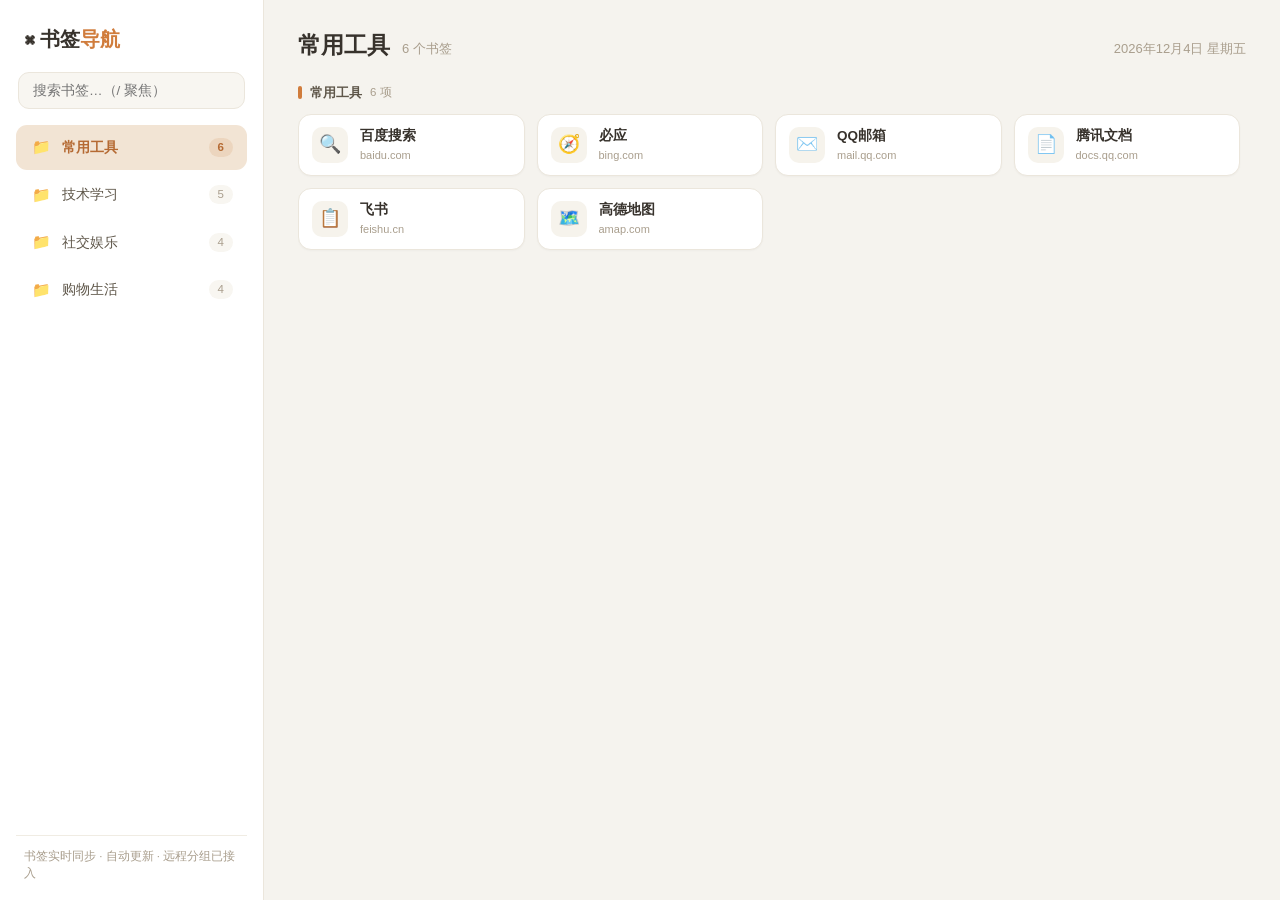
<file: index.html>
<!DOCTYPE html>
<html lang="zh-CN">
<head>
<meta charset="UTF-8">
<meta name="viewport" content="width=device-width, initial-scale=1.0">
<title>书签导航页 · 在线演示</title>
<style>
:root{--bg:#f5f3ee;--panel:#fff;--line:#ebe6dc;--line-soft:#f0ece3;--ink:#37322c;--ink-2:#5f574a;--muted:#a99e8d;--accent:#d07c3c;--accent-deep:#b56a33;--accent-soft:#f2e4d4;--chip:#f8f6f1;--hover:#f6f3ec;--shadow:0 1px 2px rgba(0,0,0,.03);--shadow-hover:0 8px 20px rgba(0,0,0,.07);--emoji-bg:#f6f3ec}
@media (prefers-color-scheme: dark){:root{--bg:#1e1b17;--panel:#27231d;--line:#3a332a;--line-soft:#332d25;--ink:#eceae4;--ink-2:#b3aa9c;--muted:#8d857a;--accent:#e08a4e;--accent-deep:#eba266;--accent-soft:#3a2e20;--chip:#2e2a22;--hover:#322c24;--shadow:0 1px 2px rgba(0,0,0,.3);--shadow-hover:0 8px 22px rgba(0,0,0,.45);--emoji-bg:#333026}}
*{box-sizing:border-box;margin:0;padding:0}
body{background:var(--bg);color:var(--ink);font-family:-apple-system,BlinkMacSystemFont,"Segoe UI","PingFang SC","Hiragino Sans GB","Microsoft YaHei",sans-serif;line-height:1.5}
.layout{display:flex;height:100vh;max-width:1440px;margin:0 auto}
.side{width:264px;flex:none;background:var(--panel);border-right:1px solid var(--line);display:flex;flex-direction:column;padding:24px 16px 18px;min-height:0}
.logo{font-size:20px;font-weight:800;padding:0 8px 18px}
.logo span{color:var(--accent)}
.search{position:relative;margin-bottom:16px;padding:0 2px}
.search input{width:100%;padding:10px 14px;border:1px solid var(--line);border-radius:11px;background:var(--chip);font-size:13.5px;color:var(--ink);outline:none}
.search input:focus{border-color:var(--accent);box-shadow:0 0 0 3px rgba(208,124,60,.15)}
.cats{flex:1;overflow-y:auto;display:flex;flex-direction:column;gap:3px;min-height:0}
.cat{display:flex;align-items:center;gap:10px;padding:11px 14px;border-radius:11px;cursor:pointer;font-size:14px;color:var(--ink-2);transition:background .12s}
.cat:hover{background:var(--hover)}
.cat.active{background:var(--accent-soft);color:var(--accent-deep);font-weight:700}
.cat .c-ic{width:22px;text-align:center;flex:none;font-size:15px}
.cat .c-name{flex:1;white-space:nowrap;overflow:hidden;text-overflow:ellipsis}
.cat .c-num{font-size:11.5px;color:var(--muted);background:var(--chip);padding:1px 9px;border-radius:999px}
.cat.active .c-num{color:var(--accent-deep);background:rgba(208,124,60,.14);font-weight:600}
.foot{padding:12px 8px 0;font-size:11.5px;color:var(--muted);border-top:1px solid var(--line-soft);margin-top:12px}
.main{flex:1;min-width:0;padding:28px 34px;display:flex;flex-direction:column;min-height:0}
.m-head{display:flex;align-items:baseline;gap:12px;margin-bottom:20px}
.m-head h2{font-size:23px;font-weight:800}
.m-head .cnt{font-size:13px;color:var(--muted)}
.m-head .spacer{flex:1}
.m-head .greet{font-size:13px;color:var(--muted)}
.grid-wrap{flex:1;overflow-y:auto;padding-right:6px}
.grid-wrap::-webkit-scrollbar,.cats::-webkit-scrollbar{width:6px}
.grid-wrap::-webkit-scrollbar-thumb,.cats::-webkit-scrollbar-thumb{background:rgba(0,0,0,.12);border-radius:3px}
.group-block{margin-bottom:26px}
.group-block .g-title{font-size:13px;font-weight:700;color:var(--ink-2);margin-bottom:12px;display:flex;align-items:center;gap:8px}
.group-block .g-title::before{content:"";width:4px;height:13px;border-radius:2px;background:var(--accent)}
.group-block .g-title .g-num{font-size:11.5px;color:var(--muted);font-weight:400}
.grid{display:grid;grid-template-columns:repeat(auto-fill,minmax(190px,1fr));gap:12px}
.tile{display:flex;align-items:center;gap:12px;background:var(--panel);border:1px solid var(--line);border-radius:13px;padding:11px 13px;text-decoration:none;color:var(--ink);box-shadow:var(--shadow);transition:transform .12s,box-shadow .12s,border-color .12s;min-width:0}
.tile:hover{transform:translateY(-2px);border-color:var(--accent);box-shadow:var(--shadow-hover)}
.tile .fav{width:36px;height:36px;border-radius:10px;flex:none;display:flex;align-items:center;justify-content:center;overflow:hidden;background:var(--emoji-bg);font-size:18px}
.tile .t-text{min-width:0;flex:1}
.tile .t1{font-size:13.5px;font-weight:600;white-space:nowrap;overflow:hidden;text-overflow:ellipsis}
.tile .t2{font-size:11px;color:var(--muted);white-space:nowrap;overflow:hidden;text-overflow:ellipsis;margin-top:1px}
@media (max-width:860px){.layout{flex-direction:column;height:auto}.side{width:100%;max-height:240px;border-right:none;border-bottom:1px solid var(--line)}.main{padding:18px 16px}}
</style>
</head>
<body>
<div class="layout">
  <aside class="side">
    <div class="logo">⌘ 书签<span>导航</span></div>
    <div class="search"><input id="q" placeholder="搜索书签…（/ 聚焦）" autocomplete="off"></div>
    <nav class="cats" id="cats"></nav>
    <div class="foot">书签实时同步 · 自动更新 · 远程分组已接入</div>
  </aside>
  <main class="main">
    <div class="m-head"><h2 id="cur">常用工具</h2><span class="cnt" id="cnt"></span><span class="spacer"></span><span class="greet" id="greet"></span></div>
    <div class="grid-wrap" id="grid"></div>
  </main>
</div>
<script>
function $(id){return document.getElementById(id);}
var DATA=[
 {title:"常用工具",items:[["百度搜索","baidu.com","🔍"],["必应","bing.com","🧭"],["QQ邮箱","mail.qq.com","✉️"],["腾讯文档","docs.qq.com","📄"],["飞书","feishu.cn","📋"],["高德地图","amap.com","🗺️"]]},
 {title:"技术学习",items:[["GitHub","github.com","🐙"],["掘金","juejin.cn","🦊"],["CSDN","csdn.net","💻"],["菜鸟教程","runoob.com","📚"],["MDN","developer.mozilla.org","📘"]]},
 {title:"社交娱乐",items:[["哔哩哔哩","bilibili.com","📺"],["知乎","zhihu.com","💬"],["小红书","xiaohongshu.com","📕"],["抖音","douyin.com","🎵"]]},
 {title:"购物生活",items:[["淘宝","taobao.com","🐱"],["京东","jd.com","🐶"],["拼多多","pinduoduo.com","🛒"],["美团外卖","waimai.meituan.com","🍲"]]}
];
var cats=$( "cats"),grid=$( "grid"),cur=$( "cur"),cnt=$( "cnt");
var active=0;
function render(list){
  grid.innerHTML="";
  list.forEach(function(g){
    var b=document.createElement("div");b.className="group-block";
    var h=document.createElement("div");h.className="g-title";h.textContent=g.title;
    var n=document.createElement("span");n.className="g-num";n.textContent=g.items.length+" 项";h.appendChild(n);
    var gr=document.createElement("div");gr.className="grid";
    g.items.forEach(function(it){
      var a=document.createElement("a");a.className="tile";a.href="https://"+it[1];a.target="_blank";a.rel="noopener noreferrer";
      var f=document.createElement("span");f.className="fav";f.textContent=it[2];
      var t=document.createElement("div");t.className="t-text";
      var t1=document.createElement("div");t1.className="t1";t1.textContent=it[0];
      var t2=document.createElement("div");t2.className="t2";t2.textContent=it[1];
      t.appendChild(t1);t.appendChild(t2);a.appendChild(f);a.appendChild(t);gr.appendChild(a);
    });
    b.appendChild(h);b.appendChild(gr);grid.appendChild(b);
  });
}
function renderCats(){
  cats.innerHTML="";
  DATA.forEach(function(g,i){
    var d=document.createElement("div");d.className="cat"+(i===active?" active":"");
    d.innerHTML='<span class="c-ic">📁</span><span class="c-name"></span><span class="c-num"></span>';
    d.querySelector(".c-name").textContent=g.title;
    d.querySelector(".c-num").textContent=g.items.length;
    d.onclick=function(){active=i;renderCats();show();};
    cats.appendChild(d);
  });
}
function show(){
  cur.textContent=DATA[active].title;
  cnt.textContent=DATA[active].items.length+" 个书签";
  render([DATA[active]]);
}
document.getElementById("q").addEventListener("input",function(){
  var q=this.value.trim().toLowerCase();
  if(!q){show();return;}
  cur.textContent="搜索结果";cnt.textContent="";
  var hits=[];DATA.forEach(function(g){var m=g.items.filter(function(it){return it[0].toLowerCase().indexOf(q)>=0||it[1].toLowerCase().indexOf(q)>=0;});if(m.length)hits.push({title:g.title,items:m});});
  render(hits);
});
document.addEventListener("keydown",function(e){if(e.key==="/"){e.preventDefault();document.getElementById("q").focus();}});
var now=new Date(),days=["日","一","二","三","四","五","六"];
document.getElementById("greet").textContent=now.getFullYear()+"年"+(now.getMonth()+1)+"月"+now.getDate()+"日 星期"+days[now.getDay()];
renderCats();show();
</script>
</body>
</html>
</file>
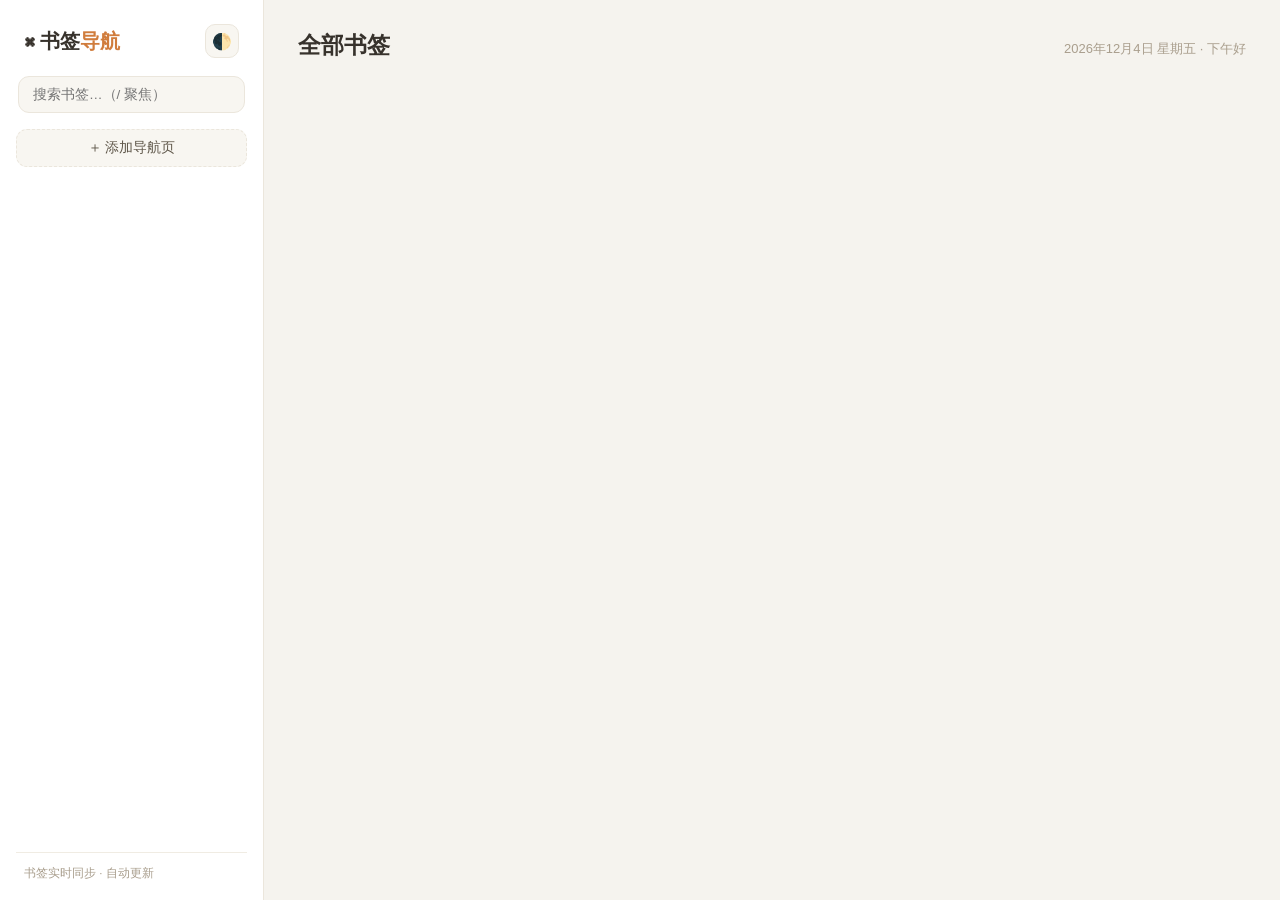
<file: newtab.html>
<!DOCTYPE html>
<html lang="zh-CN">
<head>
  <meta charset="UTF-8" />
  <meta name="viewport" content="width=device-width, initial-scale=1.0" />
  <title>书签导航页</title>
  <link rel="stylesheet" href="newtab.css" />
</head>
<body>
  <div class="layout">
    <!-- 左侧栏 -->
    <aside class="side">
      <div class="logo-row">
        <div class="logo">⌘ 书签<span>导航</span></div>
        <button id="themeBtn" class="theme-btn" title="切换主题（跟随系统 / 浅色 / 深色）">🌓</button>
      </div>
      <div class="search">
        <input id="searchInput" type="text" placeholder="搜索书签…（/ 聚焦）" autocomplete="off" spellcheck="false" />
      </div>
      <button id="addNavBtn" class="add-nav-btn" title="可以自由加载导航页：自己填网址，自动抓取里面的链接">＋ 添加导航页</button>
      <nav id="sideList" class="cats"></nav>
      <div class="foot" id="sideFoot">书签实时同步 · 自动更新</div>
    </aside>

    <!-- 右侧内容 -->
    <main class="main">
      <div class="m-head">
        <h2 id="curGroup">全部书签</h2>
        <span class="cnt" id="curCount"></span>
        <span class="spacer"></span>
        <span class="greet" id="greetLine"></span>
      </div>
      <div id="gridWrap" class="grid-wrap"></div>
    </main>
  </div>

  <div id="empty" class="empty hidden">
    <p>没有找到匹配的书签</p>
    <button id="clearBtn">清除搜索</button>
  </div>

  <!-- 添加 / 编辑导航页弹窗 -->
  <div id="modalMask" class="modal-mask hidden">
    <div class="modal">
      <div class="m-title" id="modalTitle">添加导航页</div>
      <label class="m-field">名称
        <input id="edName" type="text" placeholder="例如：我的内网导航" autocomplete="off" spellcheck="false" />
      </label>
      <label class="m-field">网址
        <input id="edUrl" type="text" placeholder="http://192.168.1.100:8080/" autocomplete="off" spellcheck="false" />
      </label>
      <p class="m-tip">保存后会自动抓取该网址页面里的所有链接，作为导航分组展示。</p>
      <div class="m-err hidden" id="edErr"></div>
      <div class="m-btns">
        <button id="edDel" class="m-del hidden">删除</button>
        <span class="spacer"></span>
        <button id="edCancel" class="m-cancel">取消</button>
        <button id="edOk" class="m-ok">确定</button>
      </div>
    </div>
  </div>

  <script src="newtab.js"></script>
</body>
</html>
</file>
<file: newtab.css>
/* ===== 主题变量：浅色（默认） / 深色 / 跟随系统 ===== */
:root {
  --bg: #f5f3ee;
  --panel: #ffffff;
  --line: #ebe6dc;
  --line-soft: #f0ece3;
  --ink: #37322c;
  --ink-2: #5f574a;
  --muted: #a99e8d;
  --accent: #d07c3c;
  --accent-deep: #b56a33;
  --accent-soft: #f2e4d4;
  --chip: #f8f6f1;
  --hover: #f6f3ec;
  --shadow: 0 1px 2px rgba(0, 0, 0, 0.03);
  --shadow-hover: 0 8px 20px rgba(0, 0, 0, 0.07);
  --emoji-bg: #f6f3ec;
}

/* 跟随系统：浏览器/系统为深色时，未手动指定主题则用深色 */
@media (prefers-color-scheme: dark) {
  :root:not([data-theme]) {
    --bg: #1e1b17;
    --panel: #27231d;
    --line: #3a332a;
    --line-soft: #332d25;
    --ink: #eceae4;
    --ink-2: #b3aa9c;
    --muted: #8d857a;
    --accent: #e08a4e;
    --accent-deep: #eba266;
    --accent-soft: #3a2e20;
    --chip: #2e2a22;
    --hover: #322c24;
    --shadow: 0 1px 2px rgba(0, 0, 0, 0.3);
    --shadow-hover: 0 8px 22px rgba(0, 0, 0, 0.45);
    --emoji-bg: #333026;
  }
}

/* 手动指定 */
[data-theme="light"] {
  --bg: #f5f3ee;
  --panel: #ffffff;
  --line: #ebe6dc;
  --line-soft: #f0ece3;
  --ink: #37322c;
  --ink-2: #5f574a;
  --muted: #a99e8d;
  --accent: #d07c3c;
  --accent-deep: #b56a33;
  --accent-soft: #f2e4d4;
  --chip: #f8f6f1;
  --hover: #f6f3ec;
  --shadow: 0 1px 2px rgba(0, 0, 0, 0.03);
  --shadow-hover: 0 8px 20px rgba(0, 0, 0, 0.07);
  --emoji-bg: #f6f3ec;
}

[data-theme="dark"] {
  --bg: #1e1b17;
  --panel: #27231d;
  --line: #3a332a;
  --line-soft: #332d25;
  --ink: #eceae4;
  --ink-2: #b3aa9c;
  --muted: #8d857a;
  --accent: #e08a4e;
  --accent-deep: #eba266;
  --accent-soft: #3a2e20;
  --chip: #2e2a22;
  --hover: #322c24;
  --shadow: 0 1px 2px rgba(0, 0, 0, 0.3);
  --shadow-hover: 0 8px 22px rgba(0, 0, 0, 0.45);
  --emoji-bg: #333026;
}

/* ===== 基础 ===== */
* { box-sizing: border-box; margin: 0; padding: 0; }

html, body { height: 100%; }

body {
  background: var(--bg);
  color: var(--ink);
  font-family: -apple-system, BlinkMacSystemFont, "Segoe UI", "PingFang SC",
    "Hiragino Sans GB", "Microsoft YaHei", sans-serif;
  line-height: 1.5;
}

/* ===== 布局 ===== */
.layout { display: flex; height: 100vh; max-width: 1440px; margin: 0 auto; }

/* ---- 左侧栏 ---- */
.side {
  width: 264px;
  flex: none;
  background: var(--panel);
  border-right: 1px solid var(--line);
  display: flex;
  flex-direction: column;
  padding: 24px 16px 18px;
  min-height: 0;
}

.logo-row {
  display: flex;
  align-items: center;
  justify-content: space-between;
  padding: 0 8px 18px;
}

.logo { font-size: 20px; font-weight: 800; }
.logo span { color: var(--accent); }

.theme-btn {
  width: 34px; height: 34px;
  border: 1px solid var(--line);
  border-radius: 10px;
  background: var(--chip);
  cursor: pointer;
  font-size: 16px;
  display: flex; align-items: center; justify-content: center;
  transition: border-color .12s, transform .12s;
}
.theme-btn:hover { border-color: var(--accent); transform: rotate(15deg); }

.search { position: relative; margin-bottom: 16px; padding: 0 2px; }

.search input {
  width: 100%;
  padding: 10px 14px;
  border: 1px solid var(--line);
  border-radius: 11px;
  background: var(--chip);
  font-size: 13.5px;
  color: var(--ink);
  outline: none;
  transition: border-color .12s, box-shadow .12s;
}
.search input:focus { border-color: var(--accent); box-shadow: 0 0 0 3px rgba(208, 124, 60, 0.15); }

/* 添加导航页按钮 */
.add-nav-btn {
  width: 100%;
  margin: 0 0 12px;
  padding: 9px 14px;
  border: 1px dashed var(--line);
  border-radius: 11px;
  background: var(--chip);
  color: var(--ink-2);
  font-size: 13.5px;
  cursor: pointer;
  transition: border-color .12s, color .12s, background .12s;
}
.add-nav-btn:hover { border-color: var(--accent); color: var(--accent-deep); background: var(--accent-soft); }

.cats { flex: 1; overflow-y: auto; display: flex; flex-direction: column; gap: 3px; min-height: 0; }
.cats::-webkit-scrollbar { width: 6px; }
.cats::-webkit-scrollbar-thumb { background: rgba(0, 0, 0, 0.12); border-radius: 3px; }

.cat {
  display: flex;
  align-items: center;
  gap: 10px;
  padding: 11px 14px;
  border-radius: 11px;
  cursor: pointer;
  font-size: 14px;
  color: var(--ink-2);
  transition: background .12s;
  user-select: none;
}
.cat:hover { background: var(--hover); }
.cat.active { background: var(--accent-soft); color: var(--accent-deep); font-weight: 700; }
.cat .c-ic { width: 22px; text-align: center; flex: none; font-size: 15px; }
.cat.active .c-ic { filter: none; }
.cat .c-name { flex: 1; white-space: nowrap; overflow: hidden; text-overflow: ellipsis; }

/* 条目操作按钮（置顶 / 编辑） */
.cat .c-act { flex: none; display: flex; align-items: center; gap: 2px; margin-left: 2px; }
.cat .c-act button {
  width: 22px; height: 22px;
  border: none;
  border-radius: 6px;
  background: transparent;
  cursor: pointer;
  font-size: 12px;
  line-height: 1;
  display: flex; align-items: center; justify-content: center;
  opacity: 0;
  transition: opacity .12s, background .12s;
}
.cat:hover .c-act button { opacity: .65; }
.cat .c-act button:hover { opacity: 1; background: var(--hover); }
.cat .c-act .pin-btn.on { opacity: 1; color: var(--accent); }

.cat .c-num {
  font-size: 11.5px;
  color: var(--muted);
  background: var(--chip);
  padding: 1px 9px;
  border-radius: 999px;
}
.cat.active .c-num { color: var(--accent-deep); background: rgba(208, 124, 60, 0.14); font-weight: 600; }
.cat.remote .c-ic { color: var(--accent); }
.cat.remote.err .c-name::after { content: "（不可达）"; font-size: 11px; color: #b0504a; }
.cat.remote.err .c-num { background: #f6e0dd; color: #b0504a; }
[data-theme="dark"] .cat.remote.err .c-num, [data-theme="dark"]:root .cat.remote.err .c-num { background: #3a2724; }

.side-divider {
  margin: 8px 8px;
  border-top: 1px solid var(--line-soft);
}

.foot {
  padding: 12px 8px 0;
  font-size: 11.5px;
  color: var(--muted);
  border-top: 1px solid var(--line-soft);
  margin-top: 12px;
}

/* ---- 右侧内容 ---- */
.main { flex: 1; min-width: 0; padding: 28px 34px; display: flex; flex-direction: column; min-height: 0; }

.m-head { display: flex; align-items: baseline; gap: 12px; margin-bottom: 20px; }
.m-head h2 { font-size: 23px; font-weight: 800; }
.m-head .cnt { font-size: 13px; color: var(--muted); }
.m-head .spacer { flex: 1; }
.m-head .greet { font-size: 13px; color: var(--muted); }

.grid-wrap { flex: 1; overflow-y: auto; padding-right: 6px; }

/* 导航页视图：工具栏 + 实时预览 */
.grid-wrap.remote-view { display: flex; flex-direction: column; }
.remote-bar { display: flex; gap: 8px; margin-bottom: 12px; flex: none; }
.remote-bar .r-btn {
  padding: 8px 16px;
  border: 1px solid var(--line);
  border-radius: 9px;
  background: var(--chip);
  color: var(--ink-2);
  font-size: 13px;
  cursor: pointer;
  transition: border-color .12s, color .12s, background .12s;
}
.remote-bar .r-btn:hover { border-color: var(--accent); color: var(--accent-deep); background: var(--accent-soft); }
.remote-tip { font-size: 12.5px; color: var(--muted); margin: 0 0 14px; flex: none; line-height: 1.7; }
.remote-frame {
  flex: 1;
  min-height: 420px;
  border: 1px solid var(--line);
  border-radius: 12px;
  overflow: hidden;
  background: var(--panel);
}
.remote-frame iframe { width: 100%; height: 100%; min-height: 420px; border: none; display: block; }

.grid-wrap::-webkit-scrollbar { width: 6px; }
.grid-wrap::-webkit-scrollbar-thumb { background: rgba(0, 0, 0, 0.12); border-radius: 3px; }

/* 分组块 */
.group-block { margin-bottom: 26px; }
.group-block .g-title {
  font-size: 13px;
  font-weight: 700;
  color: var(--ink-2);
  margin-bottom: 12px;
  display: flex;
  align-items: center;
  gap: 8px;
}
.group-block .g-title::before {
  content: "";
  width: 4px; height: 13px;
  border-radius: 2px;
  background: var(--accent);
}
.group-block .g-title .g-num { font-size: 11.5px; color: var(--muted); font-weight: 400; }

.grid {
  display: grid;
  grid-template-columns: repeat(auto-fill, minmax(190px, 1fr));
  gap: 12px;
}

.tile {
  display: flex;
  align-items: center;
  gap: 12px;
  background: var(--panel);
  border: 1px solid var(--line);
  border-radius: 13px;
  padding: 11px 13px;
  text-decoration: none;
  color: var(--ink);
  box-shadow: var(--shadow);
  transition: transform .12s, box-shadow .12s, border-color .12s;
  min-width: 0;
}
.tile:hover { transform: translateY(-2px); border-color: var(--accent); box-shadow: var(--shadow-hover); }

.tile .fav {
  width: 36px; height: 36px;
  border-radius: 10px;
  flex: none;
  display: flex; align-items: center; justify-content: center;
  overflow: hidden;
  background: var(--emoji-bg);
  font-size: 18px;
}
.tile .fav img { width: 22px; height: 22px; object-fit: contain; }
.tile .fav.fallback { color: #fff; font-weight: 700; font-size: 15px; }

.tile .t-text { min-width: 0; flex: 1; }
.tile .t1 { font-size: 13.5px; font-weight: 600; white-space: nowrap; overflow: hidden; text-overflow: ellipsis; }
.tile .t2 { font-size: 11px; color: var(--muted); white-space: nowrap; overflow: hidden; text-overflow: ellipsis; margin-top: 1px; }

.tile .t-tag {
  display: inline-block;
  font-size: 10.5px;
  color: var(--accent-deep);
  background: var(--accent-soft);
  border-radius: 5px;
  padding: 0 6px;
  margin-top: 2px;
  max-width: 100%;
  white-space: nowrap; overflow: hidden; text-overflow: ellipsis;
}

/* 空态 */
.empty {
  position: fixed;
  inset: 0;
  z-index: 5;
  display: flex;
  flex-direction: column;
  align-items: center;
  justify-content: center;
  gap: 16px;
  color: var(--muted);
  font-size: 15px;
  background: var(--bg);
}
.empty button {
  padding: 9px 22px;
  border: none;
  border-radius: 999px;
  background: var(--accent);
  color: #fff;
  cursor: pointer;
  font-size: 14px;
}
.empty button:hover { background: var(--accent-deep); }

/* 弹窗（添加 / 编辑导航页） */
.modal-mask {
  position: fixed;
  inset: 0;
  z-index: 20;
  background: rgba(0, 0, 0, 0.35);
  display: flex;
  align-items: center;
  justify-content: center;
}
.modal {
  width: 400px;
  max-width: calc(100vw - 40px);
  background: var(--panel);
  border: 1px solid var(--line);
  border-radius: 16px;
  box-shadow: 0 20px 50px rgba(0, 0, 0, 0.18);
  padding: 22px 24px 18px;
}
.modal .m-title { font-size: 16px; font-weight: 800; margin-bottom: 16px; }
.modal .m-field { display: block; font-size: 12.5px; color: var(--muted); margin-bottom: 12px; }
.modal .m-field input {
  width: 100%;
  margin-top: 5px;
  padding: 10px 12px;
  border: 1px solid var(--line);
  border-radius: 10px;
  background: var(--chip);
  font-size: 13.5px;
  color: var(--ink);
  outline: none;
  transition: border-color .12s, box-shadow .12s;
}
.modal .m-field input:focus { border-color: var(--accent); box-shadow: 0 0 0 3px rgba(208, 124, 60, 0.15); }
.modal .m-tip { font-size: 11.5px; color: var(--muted); margin: 2px 0 10px; }
.modal .m-err {
  font-size: 12.5px;
  color: #b0504a;
  background: rgba(176, 80, 74, 0.08);
  border-radius: 8px;
  padding: 8px 10px;
  margin-bottom: 10px;
}
.modal .m-btns { display: flex; align-items: center; gap: 8px; margin-top: 6px; }
.modal .m-btns .spacer { flex: 1; }
.modal .m-btns button {
  padding: 9px 20px;
  border: 1px solid var(--line);
  border-radius: 999px;
  background: var(--chip);
  color: var(--ink-2);
  font-size: 13.5px;
  cursor: pointer;
  transition: background .12s, border-color .12s;
}
.modal .m-btns button:hover { border-color: var(--accent); }
.modal .m-btns .m-ok {
  background: var(--accent);
  border-color: var(--accent);
  color: #fff;
  font-weight: 600;
}
.modal .m-btns .m-ok:hover { background: var(--accent-deep); border-color: var(--accent-deep); }
.modal .m-btns .m-del { color: #b0504a; border-color: rgba(176, 80, 74, 0.3); }
.modal .m-btns .m-del:hover { background: rgba(176, 80, 74, 0.08); }

.hidden { display: none !important; }

@media (max-width: 860px) {
  .layout { flex-direction: column; height: auto; }
  .side { width: 100%; max-height: 240px; border-right: none; border-bottom: 1px solid var(--line); }
  .main { padding: 18px 16px; }
}
</file>
